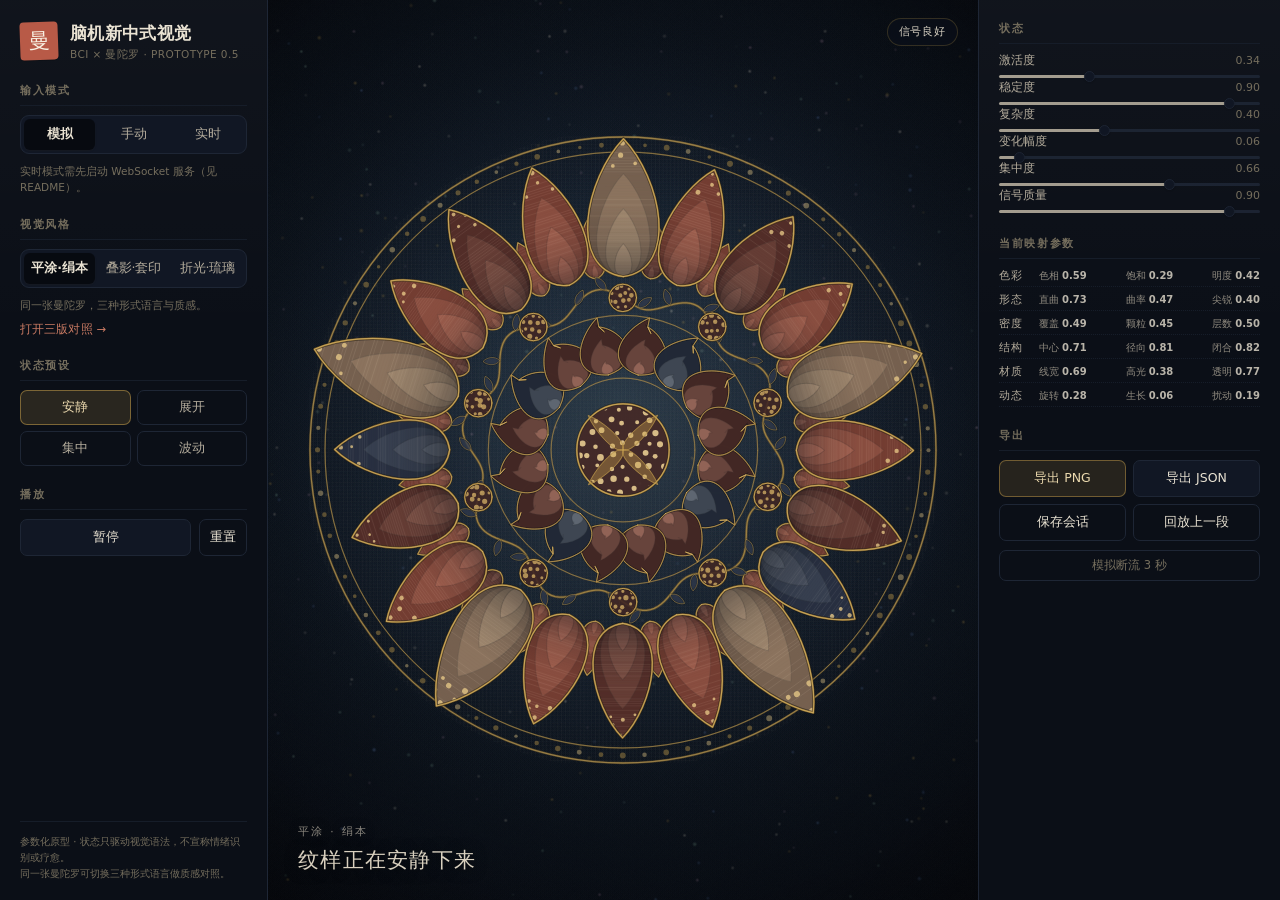
<file: index.html>
<!DOCTYPE html>
<html lang="zh-CN">
<head>
<meta charset="utf-8">
<meta name="viewport" content="width=device-width, initial-scale=1">
<title>脑机京绣 · 原型 0.5</title>
<link rel="stylesheet" href="src/styles.css?v=0.5">
</head>
<body>
<div class="app">

  <aside class="panel left">
    <div class="brand">
      <div class="brand-mark">曼</div>
      <div>
        <h1>脑机新中式视觉</h1>
        <p>BCI × 曼陀罗 · Prototype 0.5</p>
      </div>
    </div>

    <section>
      <h2>输入模式</h2>
      <div class="seg" id="modeSeg">
        <button data-v="sim" class="on">模拟</button>
        <button data-v="manual">手动</button>
        <button data-v="realtime">实时</button>
      </div>
      <div class="hint" id="wsHint">实时模式需先启动 WebSocket 服务（见 README）。</div>
    </section>

    <section>
      <h2>视觉风格</h2>
      <div class="seg" id="styleSeg">
        <button data-v="silk" class="on">平涂·绢本</button>
        <button data-v="lac">叠影·套印</button>
        <button data-v="glass">折光·琉璃</button>
      </div>
      <div class="hint">同一张曼陀罗，三种形式语言与质感。</div>
      <a class="link" href="compare.html" target="_blank" rel="noopener">打开三版对照 →</a>
    </section>

    <section>
      <h2>状态预设</h2>
      <div class="chips" id="presetChips">
        <button data-v="calm" class="on">安静</button>
        <button data-v="active">展开</button>
        <button data-v="focused">集中</button>
        <button data-v="unstable">波动</button>
      </div>
    </section>

    <section>
      <h2>播放</h2>
      <div class="row">
        <button id="btnPlay" class="btn wide">暂停</button>
        <button id="btnReset" class="btn ghost">重置</button>
      </div>
    </section>

    <div class="foot">
      参数化原型 · 状态只驱动视觉语法，不宣称情绪识别或疗愈。<br>
      同一张曼陀罗可切换三种形式语言做质感对照。
    </div>
  </aside>

  <main class="stage" id="stageWrap">
    <canvas id="stage"></canvas>
    <canvas id="stageGL" hidden></canvas>
    <div class="signal" id="signal">信号良好</div>
    <div class="caption">
      <div class="cap-style" id="capStyle">平涂 · 绢本</div>
      <div class="cap-line" id="capLine">纹样正在安静下来</div>
    </div>
  </main>

  <aside class="panel right">
    <section>
      <h2>状态</h2>
      <div id="bars"></div>
      <div class="hint" id="manualHint" hidden>切到「手动」可直接拖动滑块。</div>
    </section>

    <section>
      <h2>当前映射参数</h2>
      <div class="params" id="params"></div>
    </section>

    <section>
      <h2>导出</h2>
      <div class="grid2">
        <button id="btnPng" class="btn primary">导出 PNG</button>
        <button id="btnJson" class="btn">导出 JSON</button>
        <button id="btnSession" class="btn ghost">保存会话</button>
        <button id="btnReplay" class="btn ghost">回放上一段</button>
      </div>
      <button id="btnDrop" class="btn ghost tiny">模拟断流 3 秒</button>
    </section>
  </aside>

</div>
<script type="module" src="src/app.js"></script>
</body>
</html>
</file>
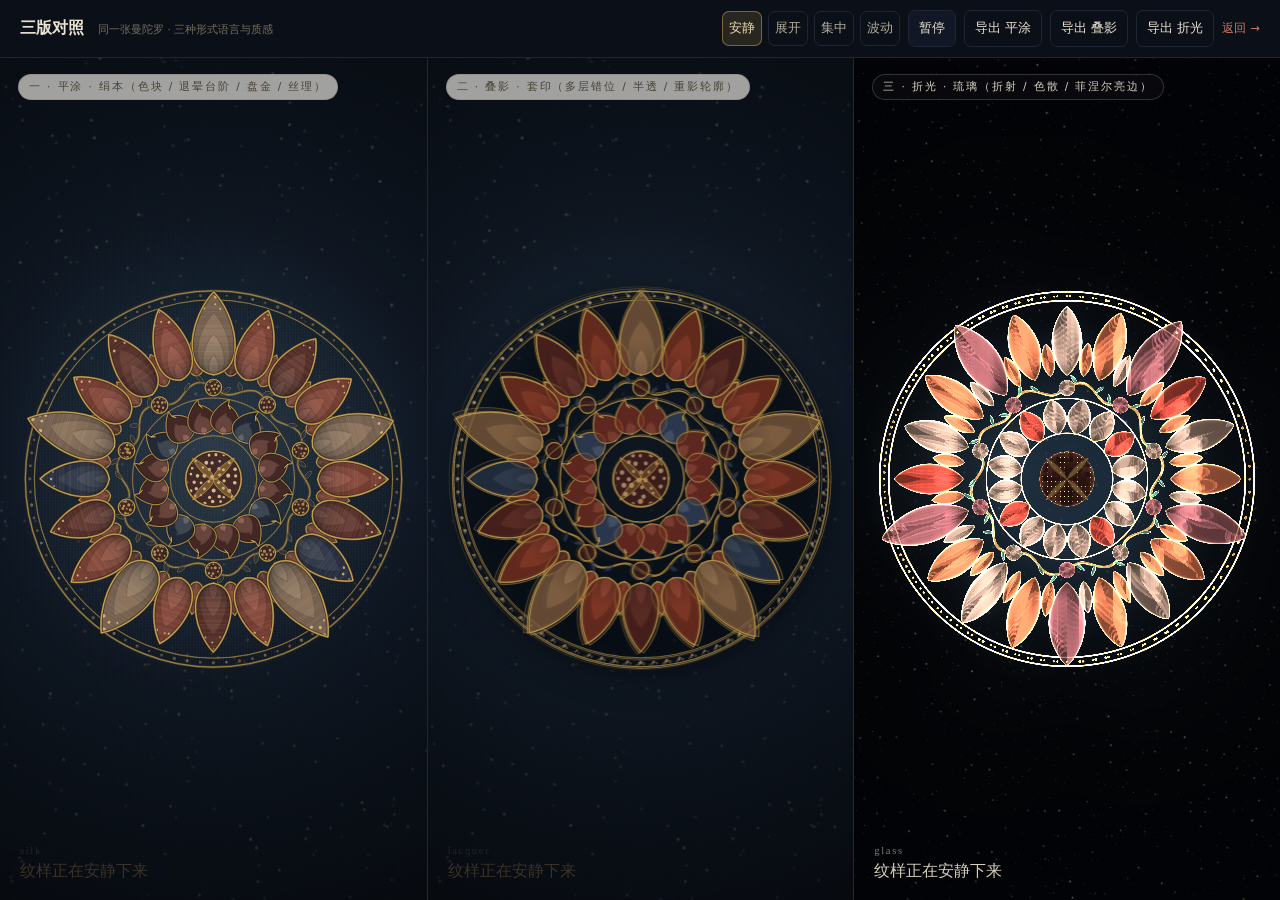
<file: compare.html>
<!DOCTYPE html>
<html lang="zh-CN">
<head>
<meta charset="utf-8">
<meta name="viewport" content="width=device-width, initial-scale=1">
<title>三版对照 · 脑机新中式视觉</title>
<link rel="stylesheet" href="src/styles.css?v=0.5">
</head>
<body>
<header class="compare-head">
  <div class="t">
    <h1>三版对照</h1>
    <span>同一张曼陀罗 · 三种形式语言与质感</span>
  </div>
  <div style="display:flex;align-items:center;gap:8px">
    <div class="chips inline" id="cPresets">
      <button data-v="calm" class="on">安静</button>
      <button data-v="active">展开</button>
      <button data-v="focused">集中</button>
      <button data-v="unstable">波动</button>
    </div>
    <button id="cPlay" class="btn">暂停</button>
    <button id="cPng1" class="btn ghost">导出 平涂</button>
    <button id="cPng2" class="btn ghost">导出 叠影</button>
    <button id="cPng3" class="btn ghost">导出 折光</button>
    <a class="link" href="index.html">返回 →</a>
  </div>
</header>

<div class="compare-body three">
  <div class="pane light" id="pane1">
    <canvas id="cv1"></canvas>
    <div class="tag">一 · 平涂 · 绢本（色块 / 退晕台阶 / 盘金 / 丝理）</div>
    <div class="cap"><small>silk</small><span id="cap1">纹样正在安静下来</span></div>
  </div>
  <div class="pane light" id="pane2">
    <canvas id="cv2"></canvas>
    <div class="tag">二 · 叠影 · 套印（多层错位 / 半透 / 重影轮廓）</div>
    <div class="cap"><small>lacquer</small><span id="cap2">纹样正在安静下来</span></div>
  </div>
  <div class="pane" id="pane3">
    <canvas id="cv3"></canvas>
    <div class="tag">三 · 折光 · 琉璃（折射 / 色散 / 菲涅尔亮边）</div>
    <div class="cap"><small>glass</small><span id="cap3">纹样正在安静下来</span></div>
  </div>
</div>

<script type="module" src="src/compare.js"></script>
</body>
</html>
</file>
<file: src/styles.css>
:root {
  /* 深色宫夜：底不取纯黑，留出可被"看进去"的层次 */
  --paper: #070A10;
  --panel: #0B0F17;
  --panel-2: #111724;
  --line: #1E2635;
  --line-soft: #161D29;
  --ink: #EAE3D3;
  --ink-2: #B4AC9C;
  --muted: #756E5D;
  --accent: #B85A47;
  --gold: #C9A24C;
  --gold-soft: rgba(201, 162, 76, .34);
  --radius: 9px;
}

* { box-sizing: border-box; }
[hidden] { display: none !important; }

html, body {
  margin: 0;
  height: 100%;
  background: var(--paper);
  color: var(--ink);
  font-family: "PingFang SC", "Microsoft YaHei", "Hiragino Sans GB", system-ui, sans-serif;
  -webkit-font-smoothing: antialiased;
}

h1, h2, h3 { font-family: "Songti SC", "STSong", "Noto Serif SC", "Source Han Serif SC", serif; }

.app {
  display: grid;
  grid-template-columns: 268px minmax(0, 1fr) 302px;
  height: 100vh;
  min-height: 0;
}

/* ---------------- 侧栏 ---------------- */
.panel {
  background:
    linear-gradient(180deg, rgba(255,255,255,.022), rgba(255,255,255,0) 38%),
    var(--panel);
  display: flex;
  flex-direction: column;
  gap: 22px;
  padding: 22px 20px 18px;
  overflow-y: auto;
  min-height: 0;
}
.panel.left { border-right: 1px solid var(--line); }
.panel.right { border-left: 1px solid var(--line); }

.brand { display: flex; gap: 12px; align-items: flex-start; }
.brand-mark {
  width: 38px; height: 38px; flex: 0 0 auto;
  background: var(--accent); color: #F8F1E3;
  display: grid; place-items: center;
  font-family: "Songti SC", serif; font-size: 21px; line-height: 1;
  border-radius: 4px;
  box-shadow: 0 1px 0 rgba(0,0,0,.18);
  transform: rotate(-2deg);
}
.brand h1 { margin: 0 0 3px; font-size: 17px; font-weight: 600; letter-spacing: .02em; }
.brand p { margin: 0; font-size: 10.5px; color: var(--muted); letter-spacing: .04em; text-transform: uppercase; }

section { display: flex; flex-direction: column; gap: 9px; }
section > h2 {
  margin: 0;
  font-family: inherit;
  font-size: 10.5px;
  font-weight: 600;
  letter-spacing: .16em;
  color: var(--muted);
  text-transform: none;
  padding-bottom: 7px;
  border-bottom: 1px solid var(--line-soft);
}

/* 分段控件 */
.seg {
  display: grid;
  grid-auto-flow: column;
  grid-auto-columns: 1fr;
  background: var(--panel-2);
  border: 1px solid var(--line);
  border-radius: var(--radius);
  padding: 3px;
  gap: 3px;
}
.seg button {
  appearance: none;
  border: 0;
  background: transparent;
  color: var(--ink-2);
  font: inherit;
  font-size: 12.5px;
  padding: 7px 4px;
  border-radius: 6px;
  cursor: pointer;
  transition: background .16s, color .16s, box-shadow .16s;
}
.seg button:hover { color: var(--ink); }
.seg button.on {
  background: var(--paper);
  color: var(--ink);
  box-shadow: 0 1px 2px rgba(60,44,20,.12);
  font-weight: 600;
}

.chips { display: grid; grid-template-columns: 1fr 1fr; gap: 6px; }
.chips.inline { display: flex; grid-template-columns: none; }
.chips button {
  appearance: none;
  border: 1px solid var(--line);
  background: transparent;
  color: var(--ink-2);
  font: inherit; font-size: 12.5px;
  padding: 8px 6px;
  border-radius: 7px;
  cursor: pointer;
  transition: all .16s;
}
.chips button:hover { border-color: var(--gold); color: var(--ink); }
.chips button.on {
  background: rgba(201, 162, 76, .16);
  border-color: rgba(201, 162, 76, .52);
  color: #EBD9AE;
}

select {
  appearance: none;
  width: 100%;
  font: inherit;
  font-size: 12.5px;
  color: var(--ink);
  background-color: var(--panel-2);
  border: 1px solid var(--line);
  border-radius: 7px;
  padding: 8px 30px 8px 10px;
  cursor: pointer;
  background-image: linear-gradient(45deg, transparent 50%, var(--muted) 50%), linear-gradient(135deg, var(--muted) 50%, transparent 50%);
  background-position: calc(100% - 15px) 52%, calc(100% - 10px) 52%;
  background-size: 5px 5px, 5px 5px;
  background-repeat: no-repeat;
}

.row { display: flex; gap: 8px; }
.grid2 { display: grid; grid-template-columns: 1fr 1fr; gap: 7px; }

.btn {
  appearance: none;
  font: inherit; font-size: 12.5px;
  color: var(--ink);
  background: var(--panel-2);
  border: 1px solid var(--line);
  border-radius: 7px;
  padding: 9px 10px;
  cursor: pointer;
  transition: all .16s;
}
.btn:hover { border-color: var(--ink-2); }
.btn:active { transform: translateY(1px); }
.btn.primary { background: rgba(201, 162, 76, .14); color: #EBD9AE; border-color: rgba(201, 162, 76, .46); }
.btn.primary:hover { background: rgba(201, 162, 76, .22); border-color: rgba(201, 162, 76, .74); }
.btn.ghost { background: transparent; }
.btn.tiny { font-size: 11.5px; padding: 7px 8px; color: var(--muted); }
.btn.wide { flex: 1; }

.link {
  font-size: 11.5px;
  color: #C97A63;
  text-decoration: none;
  letter-spacing: .01em;
}
.link:hover { text-decoration: underline; }

.hint { font-size: 10.5px; color: var(--muted); line-height: 1.55; }
.foot {
  margin-top: auto;
  padding-top: 12px;
  border-top: 1px solid var(--line-soft);
  font-size: 10px;
  color: var(--muted);
  line-height: 1.6;
}

/* ---------------- 主视觉 ---------------- */
.stage {
  position: relative;
  background:
    radial-gradient(78% 62% at 50% 44%, #12202F 0%, #0A121C 46%, #05080E 78%, #03050A 100%);
  overflow: hidden;
  min-width: 0;
  min-height: 0;
}
#stage, .stage canvas {
  position: absolute;
  inset: 0;
  width: 100%;
  height: 100%;
  display: block;
}
.caption {
  position: absolute;
  left: 30px;
  bottom: 26px;
  pointer-events: none;
  color: rgba(236, 226, 206, .92);
  text-shadow: 0 1px 14px rgba(0,0,0,.55);
  transition: color .4s;
}
.cap-style {
  font-size: 10.5px;
  letter-spacing: .22em;
  opacity: .62;
  margin-bottom: 7px;
}
.cap-line {
  font-family: "Songti SC", "Noto Serif SC", serif;
  font-size: 21px;
  letter-spacing: .06em;
}
.signal {
  position: absolute;
  top: 18px;
  right: 20px;
  font-size: 10.5px;
  letter-spacing: .08em;
  padding: 6px 11px;
  border-radius: 999px;
  color: rgba(240, 232, 214, .9);
  background: rgba(12, 18, 28, .55);
  backdrop-filter: blur(6px);
  border: 1px solid rgba(201, 162, 76, .22);
  backdrop-filter: blur(6px);
  transition: all .3s;
}
.signal.warn { color: #FFD9A8; border-color: rgba(255,180,90,.5); }

/* ---------------- 右栏状态 ---------------- */
.state-row {
  display: grid;
  grid-template-columns: 1fr auto;
  grid-template-areas: "label value" "slider slider";
  gap: 4px 8px;
  align-items: center;
}
.state-row .lbl { grid-area: label; font-size: 11.5px; color: var(--ink-2); }
.state-row .val { grid-area: value; font-size: 11px; color: var(--muted); font-variant-numeric: tabular-nums; }
.state-row input[type="range"] {
  grid-area: slider;
  -webkit-appearance: none;
  appearance: none;
  width: 100%;
  height: 3px;
  border-radius: 2px;
  background: linear-gradient(to right, var(--gold) var(--fill, 0%), var(--line) var(--fill, 0%));
  outline: none;
  margin: 3px 0 2px;
}
.state-row input[type="range"]::-webkit-slider-thumb {
  -webkit-appearance: none;
  width: 11px; height: 11px;
  border-radius: 50%;
  background: var(--paper);
  border: 1.5px solid var(--gold);
  box-shadow: 0 1px 2px rgba(0,0,0,.12);
}
.state-row input[type="range"]:disabled { opacity: .85; }
.state-row input[type="range"]:disabled::-webkit-slider-thumb { border-color: var(--line); background: var(--panel-2); }
.state-row input[type="range"]:disabled { background: linear-gradient(to right, var(--ink-2) var(--fill, 0%), var(--line) var(--fill, 0%)); opacity: .9; }

.params {
  display: grid;
  grid-template-columns: 1fr;
  gap: 5px;
  font-size: 11px;
  color: var(--ink-2);
}
/* 六层一行：层名 + 三个 P 值 */
.params .player {
  display: grid;
  grid-template-columns: 34px 1fr;
  align-items: center;
  gap: 6px;
  border-bottom: 1px dotted var(--line-soft);
  padding-bottom: 3px;
}
.params .player > span { color: var(--ink-2); letter-spacing: .08em; }
.params .player > div { display: flex; justify-content: space-between; gap: 4px; }
.params .pcell { display: flex; align-items: baseline; gap: 3px; font-size: 10px; opacity: .78; }
.params b { font-weight: 600; color: var(--ink); font-variant-numeric: tabular-nums; }

/* ---------------- 对照页 ---------------- */
.compare-head {
  display: flex;
  align-items: center;
  justify-content: space-between;
  gap: 18px;
  height: 58px;
  padding: 0 20px;
  background: var(--panel);
  border-bottom: 1px solid var(--line);
  box-sizing: border-box;
}
.compare-head .t { display: flex; align-items: baseline; gap: 14px; }
.compare-head h1 { margin: 0; font-size: 16px; }
.compare-head span { font-size: 11px; color: var(--muted); }
.compare-body { display: grid; grid-template-columns: 1fr 1fr; height: calc(100vh - 58px); }
.compare-body.three { grid-template-columns: 1fr 1fr 1fr; }
.pane { position: relative; overflow: hidden; }
.pane + .pane { border-left: 1px solid rgba(255,255,255,.12); }
.pane canvas { position: absolute; inset: 0; width: 100%; height: 100%; }
.pane .tag {
  position: absolute; top: 16px; left: 18px;
  font-size: 10.5px; letter-spacing: .18em;
  padding: 5px 10px; border-radius: 999px;
  background: rgba(20,18,26,.4); color: rgba(240,232,214,.9);
  border: 1px solid rgba(240,232,214,.18);
  backdrop-filter: blur(6px);
}
.pane.light .tag { background: rgba(255,252,244,.62); color: #4A4237; border-color: rgba(90,72,44,.18); }
.pane .cap {
  position: absolute; left: 20px; bottom: 18px;
  font-family: "Songti SC", serif; font-size: 16px;
  color: rgba(236,226,206,.9);
}
.pane.light .cap { color: #3A3227; }
.pane .cap small { display: block; font-family: inherit; font-size: 10.5px; letter-spacing: .16em; opacity: .6; margin-bottom: 5px; }

@media (max-width: 1200px) {
  .app { grid-template-columns: 232px minmax(0,1fr) 260px; }
  .compare-body { grid-template-columns: 1fr; grid-template-rows: 1fr 1fr; height: auto; }
  .compare-body.three { grid-template-rows: 1fr 1fr 1fr; }
}
@media (max-height: 820px) {
  .panel { gap: 13px; padding: 14px 18px 12px; }
  section { gap: 7px; }
  .brand-mark { width: 32px; height: 32px; font-size: 18px; }
}
@media (max-width: 860px) {
  .app { grid-template-columns: 1fr; grid-template-rows: auto minmax(320px, 58vh) auto; height: auto; min-height: 100vh; }
  .panel.left { border-right: 0; border-bottom: 1px solid var(--line); }
  .panel.right { border-left: 0; border-top: 1px solid var(--line); }
}
</file>
